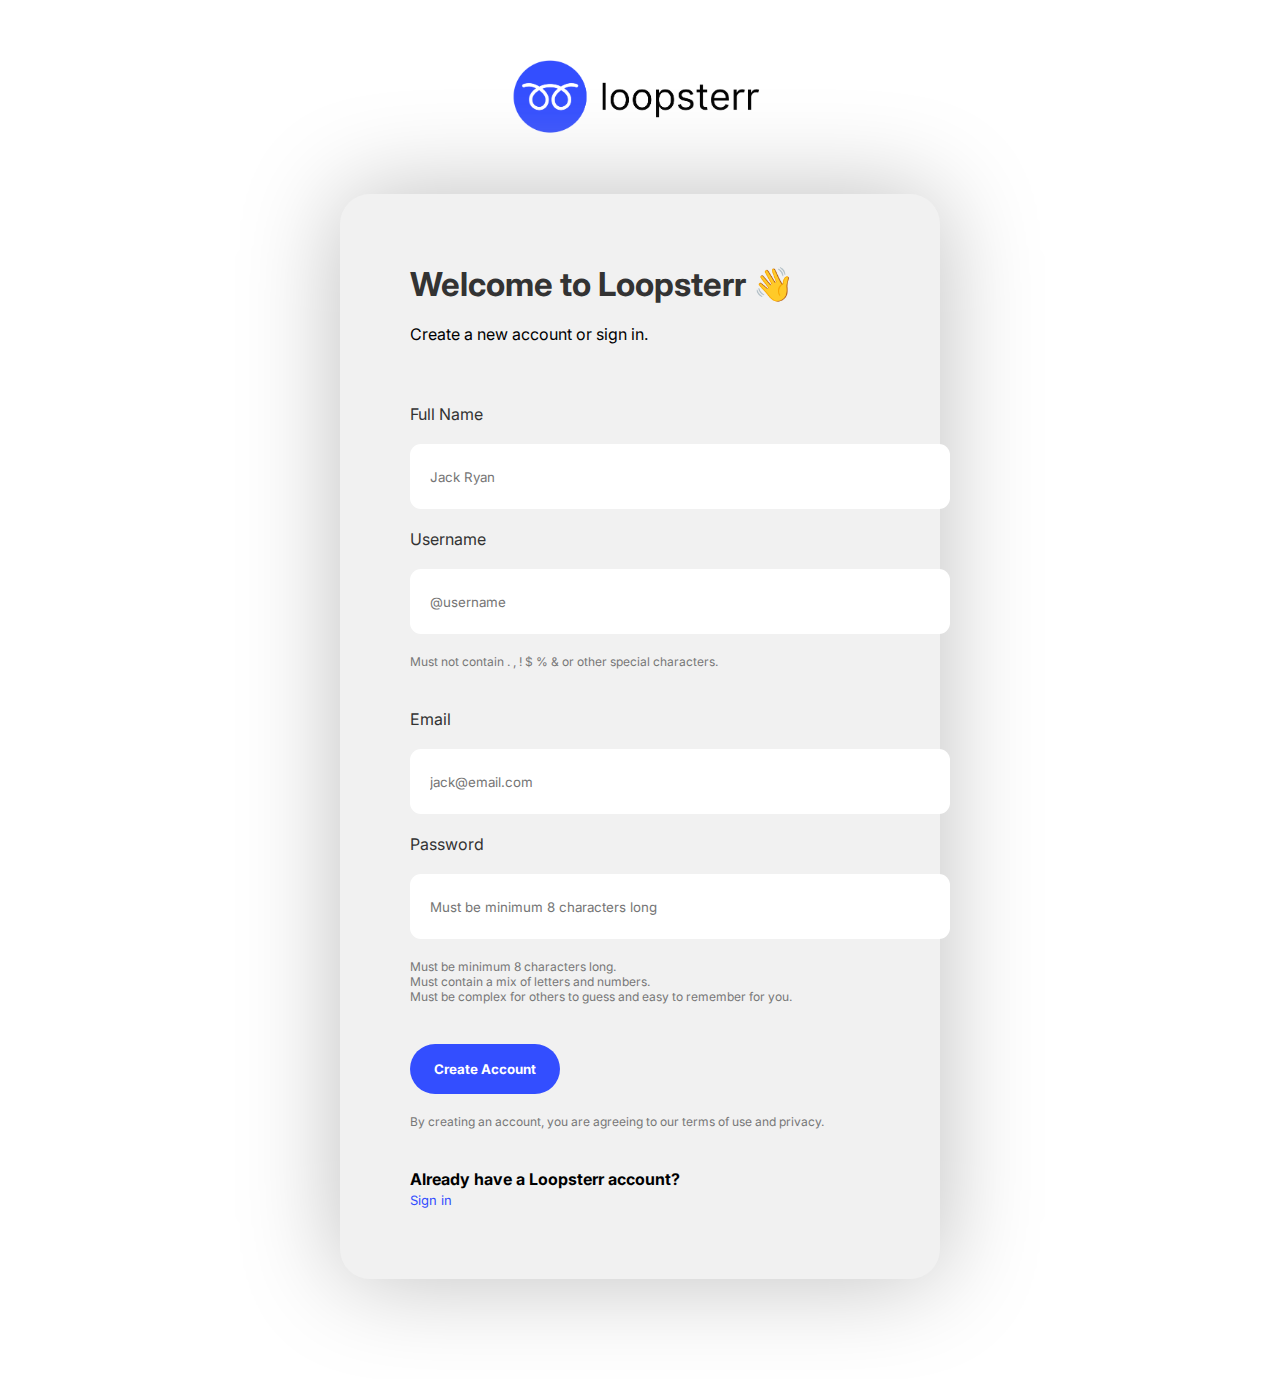
<file: signup.html>
<!DOCTYPE html>
<html lang="en">
<head>
    <script src="https://ajax.googleapis.com/ajax/libs/jquery/3.7.0/jquery.min.js"></script>
    <link rel="stylesheet" href="signup.css">
    <link rel="preconnect" href="https://fonts.googleapis.com">
    <link rel="preconnect" href="https://fonts.gstatic.com" crossorigin>
    <link href="https://fonts.googleapis.com/css2?family=Inter:wght@500;600&family=Poppins:wght@300&display=swap" rel="stylesheet">
    <meta charset="UTF-8">
    <meta name="viewport" content="width=device-width, initial-scale=1.0">
    <title>Sign Up for Loopsterr</title>
</head>
<body>
    <a href="index.html"><img src="Loopsterr main logo.png" alt="Loopsterr Official Logo"></a>
    <div>
        <form action="contact" id="form" onsubmit="sendEmail (); reset(); return false;">
            <h2 style="font-size: 33px;">Welcome to Loopsterr 👋</h2><br>
            <p>Create a new account or sign in.</p><br><br><br>
            <label for="Name">Full Name</label><br><br>
            <input id="Name" type="text" placeholder="Jack Ryan" required><br><br>
            <label for="Name">Username</label><br><br>
            <input id="Username" type="text" placeholder="@username" required><br><br>
                <p class="guidelines">Must not contain . , ! $ % & or other special characters.</p><br><br>
            <label for="Email">Email</label><br><br>
            <input id="Email" type="email" placeholder="jack@email.com" required><br><br>
            <label for="Password">Password</label><br><br>
            <input id="Name" type="text" placeholder="Must be minimum 8 characters long" required><br><br>
                <p class="guidelines">Must be minimum 8 characters long.</p>
                <p class="guidelines">Must contain a mix of letters and numbers.</p>
                <p class="guidelines">Must be complex for others to guess and easy to remember for you.</p><br><br>
            <!--<textarea name="join-us-form" id="join" cols="30" rows="10" placeholder="Describe your technical skill, expertise, and years of experience."></textarea><br><br>-->
            <button class="create-account"><a href="#" type="button"></a>Create Account</button><br><br>
            <p class="guidelines">By creating an account, you are agreeing to our terms of use and privacy.</p><br><br>
    <h4>Already have a Loopsterr account?</h4>
    <p>
        <a class="sign-in" href="login.html">Sign in</a>
    </p>
    </div>
</body>
</html>
</file>
<file: signup.css>
html {
    scroll-behavior: smooth;
}

* {
    max-width: 50vw;
    margin: 0 auto;
    font-family: 'Inter', sans-serif;
}

img {
    align-items: center;
    height: 100px;
    width: 250px;
    margin-left: 30%;
    margin-top: 50px;
    margin-bottom: 20px;
}

form {
    margin: 20px;
    margin-bottom: 100px;
    border-radius: 30px;
    background-color: #f1f1f1;
    padding: 70px;
    box-shadow: 0px 0px 100px #bebebe;
    position: relative;
    z-index: 999;
}

h2 {
    font-size: 20px;
    color: #333333;
}

label {
    color: #333333;
}

input {
    width: 500px;
    height: 25px;
    border: none;
    border-radius: 11px;
    padding: 20px;
    display: inline;
}

.guidelines {
    font-size: 12px;
    color: rgb(119, 119, 119);
}

/*textarea {
    width: 500px;
    height: 33px;
    border: none;
    border-radius: 11px;
    padding: 10px;
}*/

.create-account {
    width: 150px;
    height: 50px;
    border: none;
    border-radius: 100px;
    background-color: #334eff;
    color: white;
    font-weight: bold;
}

.create-account:hover {
    background-color: #4265ff;
    /*box-shadow: 10px 10px 10px 10px rgb(222, 222, 222);*/
}

.sign-in {
    font-size: 13px;
    color: #334eff;
    text-decoration: none;
}

.sign-in:hover {
    color: #4265ff;
}

@media screen and (max-width: 767px) {
    input {
        width: 100%
    }
    
    .h2 {
        font-size: 15px;
    }
}
</file>
